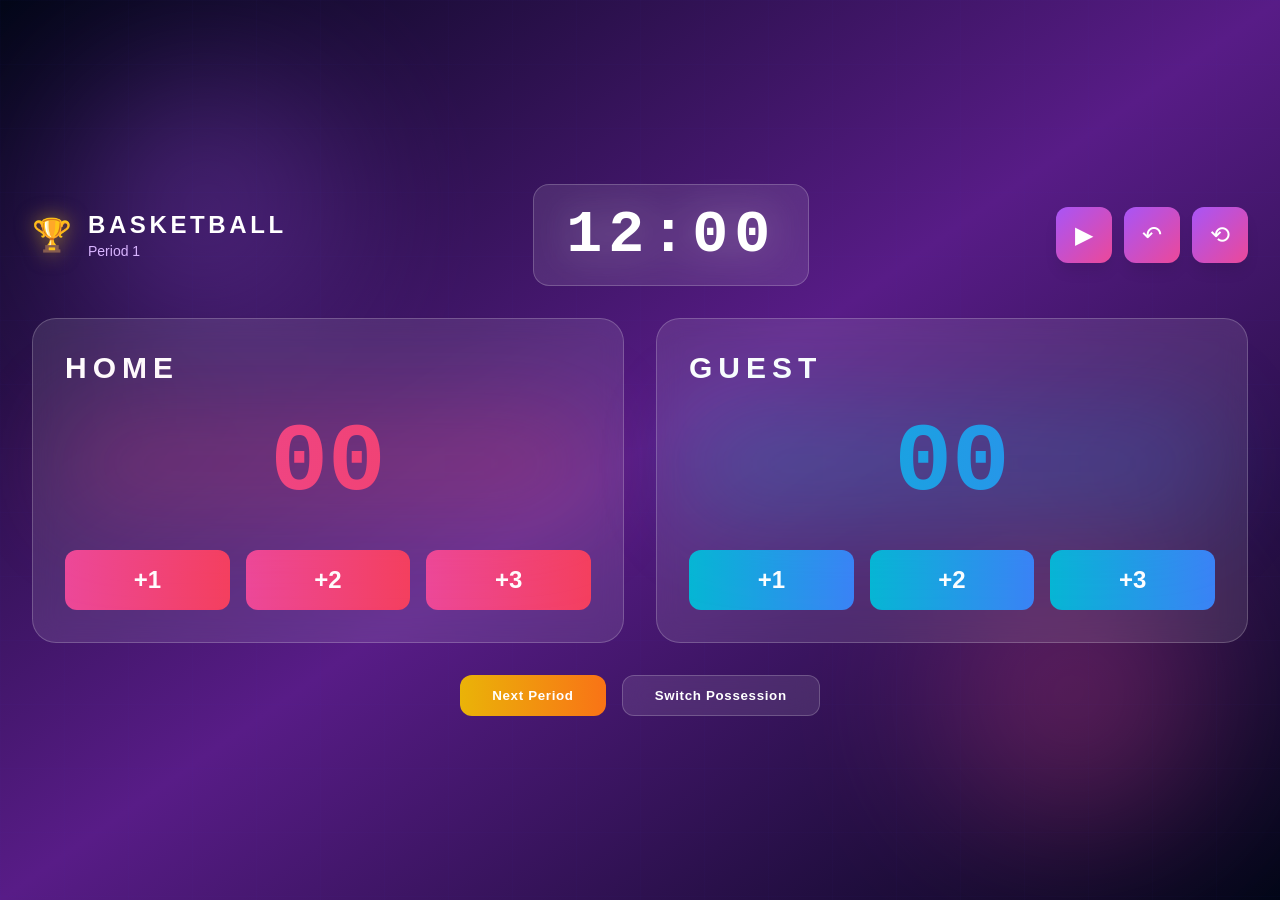
<file: index.html>
<!DOCTYPE html>
<html lang="en">
<head>
    <meta charset="UTF-8">
    <meta name="viewport" content="width=device-width, initial-scale=1.0">
    <title>Basketball Scoreboard</title>
    <link rel="stylesheet" href="index.css">
</head>
<body>
    <div class="background">
        <div class="orb orb-1"></div>
        <div class="orb orb-2"></div>
        <div class="grid-bg"></div>
    </div>

    <div class="container">
        <!-- Header -->
        <div class="header">
            <div class="title">
                <div class="trophy">🏆</div>
                <div>
                    <h1>BASKETBALL</h1>
                    <p class="period">Period <span id="period">1</span></p>
                </div>
            </div>

            <div class="timer-box">
                <div class="timer" id="timer">12:00</div>
            </div>

            <div class="controls">
                <button onclick="playPause()" class="control-btn" id="playPause">▶</button>
                <button onClick="undo()" class="control-btn" id="undo">↶</button>
                <button onclick="resetTimer()" class="control-btn" id="reset">⟲</button>
            </div>
        </div>

        <!-- Scoreboard -->
        <div class="scoreboard">
            <!-- Home Team -->
            <div class="team-card" id="homeCard">
                <div class="team-header">
                    <h2 class="team-name">HOME</h2>
                    <div class="possession" id="homePossession">POSSESSION</div>
                </div>
                <div class="score-display">
                    <div class="score home-score" id="homeScore">00</div>
                    <div class="score-glow home-glow"></div>
                </div>
                <div class="score-buttons">
                    <button onclick="addOne()" class="score-btn home-btn" data-team="home" data-points="1">+1</button>
                    <button onclick="addTwo()" class="score-btn home-btn" data-team="home" data-points="2">+2</button>
                    <button onclick="addThree()" class="score-btn home-btn" data-team="home" data-points="3">+3</button>
                </div>
            </div>

            <!-- Guest Team -->
            <div class="team-card" id="guestCard">
                <div class="team-header">
                    <h2 class="team-name">GUEST</h2>
                    <div class="possession" id="guestPossession">POSSESSION</div>
                </div>
                <div class="score-display">
                    <div class="score guest-score" id="guestScore">00</div>
                    <div class="score-glow guest-glow"></div>
                </div>
                <div class="score-buttons">
                    <button onclick="addOneG()" class="score-btn guest-btn" data-team="guest" data-points="1">+1</button>
                    <button onclick="addTwoG()" class="score-btn guest-btn" data-team="guest" data-points="2">+2</button>
                    <button onclick="addThreeG()" class="score-btn guest-btn" data-team="guest" data-points="3">+3</button>
                </div>
            </div>
        </div>

        <!-- Bottom Actions -->
        <div class="bottom-actions">
            <button onclick="nextPeriod()" class="action-btn primary" id="nextPeriod">Next Period</button>
            <button onclick="switchPositions()" class="action-btn secondary" id="switchPossession">Switch Possession</button>
        </div>
    </div>

    <script src="index.js"></script>
</body>
</html>
</file>
<file: index.css>
* {
    margin: 0;
    padding: 0;
    box-sizing: border-box;
}

body {
    font-family: 'Segoe UI', Tahoma, Geneva, Verdana, sans-serif;
    height: 100vh;
    overflow: hidden;
    display: flex;
    align-items: center;
    justify-content: center;
}

/* Background */
.background {
    position: fixed;
    inset: 0;
    background: linear-gradient(to bottom right, #020617, #581c87, #020617);
    z-index: 0;
}

.grid-bg {
    position: absolute;
    inset: 0;
    background-image: 
        linear-gradient(to right, rgba(79, 70, 229, 0.12) 1px, transparent 1px),
        linear-gradient(to bottom, rgba(79, 70, 229, 0.12) 1px, transparent 1px);
    background-size: 4rem 4rem;
    opacity: 0.2;
}

.orb {
    position: absolute;
    border-radius: 50%;
    filter: blur(80px);
    opacity: 0.3;
}

.orb-1 {
    top: 5rem;
    left: 5rem;
    width: 16rem;
    height: 16rem;
    background: #a855f7;
    animation: pulse1 8s infinite;
}

.orb-2 {
    bottom: 5rem;
    right: 5rem;
    width: 16rem;
    height: 16rem;
    background: #ec4899;
    animation: pulse2 8s infinite;
}

@keyframes pulse1 {
    0%, 100% { transform: scale(1); opacity: 0.3; }
    50% { transform: scale(1.2); opacity: 0.5; }
}

@keyframes pulse2 {
    0%, 100% { transform: scale(1.2); opacity: 0.5; }
    50% { transform: scale(1); opacity: 0.3; }
}

/* Container */
.container {
    position: relative;
    z-index: 10;
    width: 100%;
    max-width: 90rem;
    padding: 2rem;
}

/* Header */
.header {
    display: flex;
    justify-content: space-between;
    align-items: center;
    margin-bottom: 2rem;
}

.title {
    display: flex;
    align-items: center;
    gap: 1rem;
}

.trophy {
    font-size: 2rem;
    filter: drop-shadow(0 0 10px rgba(250, 204, 21, 0.5));
}

.title h1 {
    font-size: 1.5rem;
    font-weight: bold;
    color: white;
    letter-spacing: 0.15em;
}

.period {
    font-size: 0.875rem;
    color: #d8b4fe;
    margin-top: 0.25rem;
}

/* Timer */
.timer-box {
    background: rgba(255, 255, 255, 0.1);
    backdrop-filter: blur(12px);
    border: 1px solid rgba(255, 255, 255, 0.2);
    border-radius: 1rem;
    padding: 1rem 2rem;
}

.timer {
    font-size: 3.75rem;
    font-family: 'Courier New', monospace;
    font-weight: bold;
    color: white;
    letter-spacing: 0.1em;
    filter: drop-shadow(0 0 20px rgba(255, 255, 255, 0.3));
}

/* Controls */
.controls {
    display: flex;
    gap: 0.75rem;
}

.control-btn {
    background: linear-gradient(to bottom right, #a855f7, #ec4899);
    border: none;
    padding: 1rem;
    border-radius: 0.75rem;
    color: white;
    font-size: 1.5rem;
    cursor: pointer;
    box-shadow: 0 10px 15px -3px rgba(0, 0, 0, 0.1);
    transition: all 0.3s;
    width: 3.5rem;
    height: 3.5rem;
    display: flex;
    align-items: center;
    justify-content: center;
}

.control-btn:hover {
    box-shadow: 0 10px 25px rgba(168, 85, 247, 0.5);
    transform: translateY(-2px);
}

.control-btn:active {
    transform: scale(0.95);
}

/* Scoreboard */
.scoreboard {
    display: grid;
    grid-template-columns: 1fr 1fr;
    gap: 2rem;
    margin-bottom: 2rem;
}

.team-card {
    background: rgba(255, 255, 255, 0.1);
    backdrop-filter: blur(12px);
    border: 1px solid rgba(255, 255, 255, 0.2);
    border-radius: 1.5rem;
    padding: 2rem;
    transition: all 0.3s;
}

.team-card.has-possession {
    box-shadow: 0 0 0 4px rgba(255, 255, 255, 0.5), 0 25px 50px -12px rgba(0, 0, 0, 0.25);
}

.team-header {
    display: flex;
    justify-content: space-between;
    align-items: center;
    margin-bottom: 1.5rem;
}

.team-name {
    font-size: 1.875rem;
    font-weight: bold;
    color: white;
    letter-spacing: 0.2em;
}

.possession {
    background: linear-gradient(to right, #ec4899, #f43f5e);
    padding: 0.5rem 1rem;
    border-radius: 9999px;
    font-size: 0.875rem;
    font-weight: bold;
    color: white;
    letter-spacing: 0.1em;
    display: none;
    animation: possessionPulse 1s infinite;
}

.possession.active {
    display: block;
}

@keyframes possessionPulse {
    0%, 100% { opacity: 1; }
    50% { opacity: 0.5; }
}

#guestCard .possession {
    background: linear-gradient(to right, #06b6d4, #3b82f6);
}

/* Score Display */
.score-display {
    position: relative;
    margin-bottom: 2rem;
}

.score {
    font-size: 6rem;
    font-family: 'Courier New', monospace;
    font-weight: bold;
    text-align: center;
    background: linear-gradient(to right, #ec4899, #f43f5e);
    -webkit-background-clip: text;
    -webkit-text-fill-color: transparent;
    background-clip: text;
    position: relative;
    z-index: 1;
}

.guest-score {
    background: linear-gradient(to right, #06b6d4, #3b82f6);
    -webkit-background-clip: text;
    -webkit-text-fill-color: transparent;
    background-clip: text;
}

.score-glow {
    position: absolute;
    inset: 0;
    background: linear-gradient(to right, #ec4899, #f43f5e);
    opacity: 0.2;
    filter: blur(3rem);
    z-index: 0;
}

.guest-glow {
    background: linear-gradient(to right, #06b6d4, #3b82f6);
}

/* Score Buttons */
.score-buttons {
    display: grid;
    grid-template-columns: repeat(3, 1fr);
    gap: 1rem;
}

.score-btn {
    background: linear-gradient(to right, #ec4899, #f43f5e);
    border: none;
    padding: 1rem;
    border-radius: 0.75rem;
    color: white;
    font-size: 1.5rem;
    font-weight: bold;
    cursor: pointer;
    transition: all 0.3s;
}

.score-btn:hover {
    box-shadow: 0 10px 25px rgba(236, 72, 153, 0.5);
    transform: scale(1.05);
}

.score-btn:active {
    transform: scale(0.95);
}

.guest-btn {
    background: linear-gradient(to right, #06b6d4, #3b82f6);
}

.guest-btn:hover {
    box-shadow: 0 10px 25px rgba(6, 182, 212, 0.5);
}

/* Bottom Actions */
.bottom-actions {
    display: flex;
    justify-content: center;
    gap: 1rem;
}

.action-btn {
    padding: 0.75rem 2rem;
    border-radius: 0.75rem;
    font-weight: bold;
    letter-spacing: 0.05em;
    cursor: pointer;
    transition: all 0.3s;
    border: none;
}

.primary {
    background: linear-gradient(to right, #eab308, #f97316);
    color: white;
}

.primary:hover {
    box-shadow: 0 10px 25px rgba(234, 179, 8, 0.5);
}

.secondary {
    background: rgba(255, 255, 255, 0.1);
    backdrop-filter: blur(12px);
    border: 1px solid rgba(255, 255, 255, 0.2);
    color: white;
}

.secondary:hover {
    background: rgba(255, 255, 255, 0.2);
}

.action-btn:active {
    transform: scale(0.95);
}

/* Responsive */
@media (max-width: 768px) {
    .header {
        flex-direction: column;
        gap: 1rem;
    }
    
    .scoreboard {
        grid-template-columns: 1fr;
    }
    
    .timer {
        font-size: 2.5rem;
    }
    
    .score {
        font-size: 4rem;
    }
}
</file>
